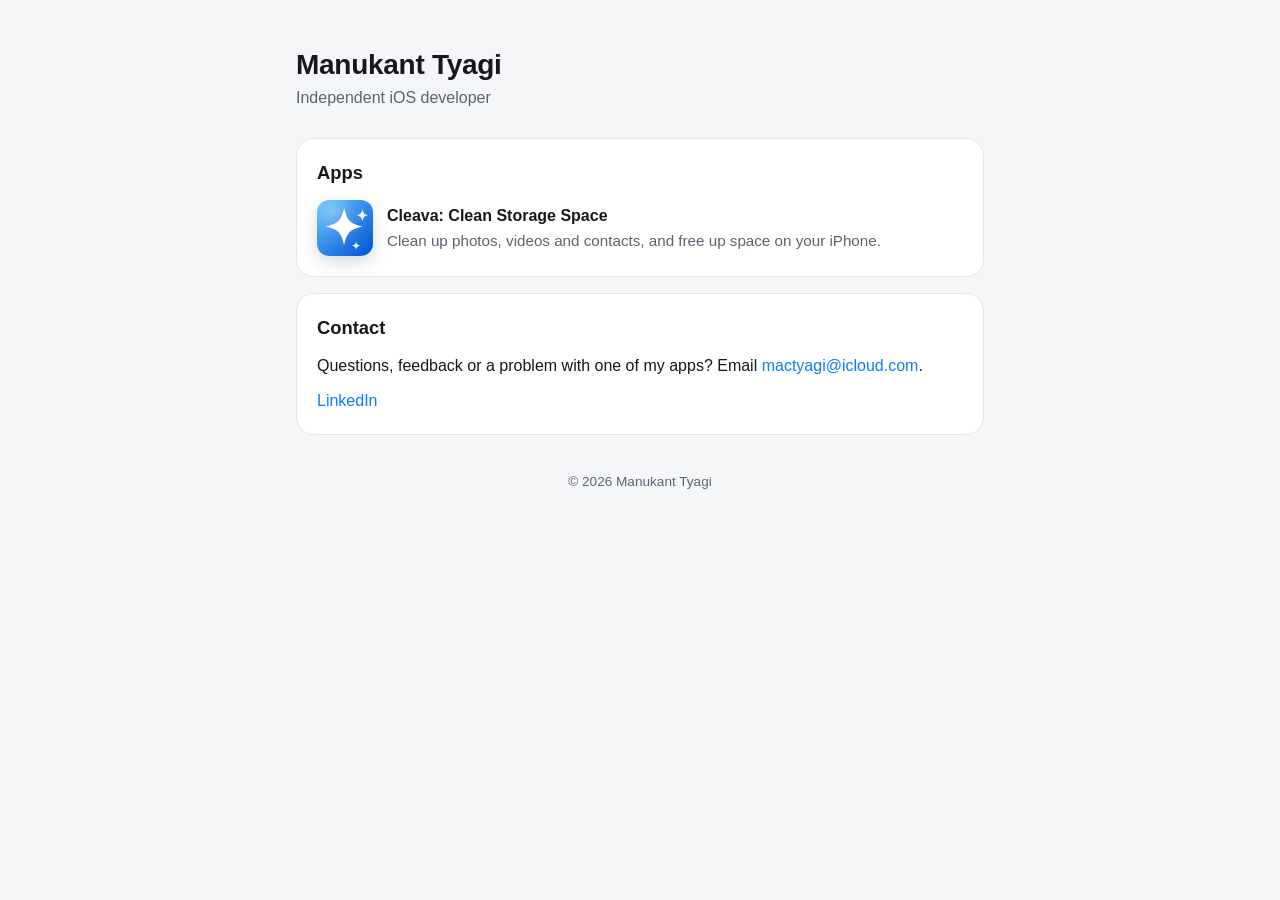
<file: index.html>
<!DOCTYPE html>
<html lang="en">
<head>
  <meta charset="utf-8">
  <meta name="viewport" content="width=device-width, initial-scale=1">
  <title>Manukant Tyagi · iOS Apps</title>
  <meta name="description" content="iOS apps by Manukant Tyagi, with support and contact details.">
  <link rel="stylesheet" href="/assets/style.css">
</head>
<body>
  <main class="page">
    <header class="hero">
      <div>
        <h1>Manukant Tyagi</h1>
        <p class="subtitle">Independent iOS developer</p>
      </div>
    </header>

    <section class="card">
      <h2>Apps</h2>
      <a class="app-row" href="/cleava/">
        <img class="app-icon small" src="/assets/cleava-icon.svg" alt="">
        <div>
          <div class="name">Cleava: Clean Storage Space</div>
          <div class="blurb">Clean up photos, videos and contacts, and free up space on your iPhone.</div>
        </div>
      </a>
    </section>

    <section class="card">
      <h2>Contact</h2>
      <p>Questions, feedback or a problem with one of my apps? Email <a href="mailto:mactyagi@icloud.com">mactyagi@icloud.com</a>.</p>
      <p><a href="https://www.linkedin.com/in/manukant-tyagi">LinkedIn</a></p>
    </section>

    <footer>© 2026 Manukant Tyagi</footer>
  </main>
</body>
</html>
</file>
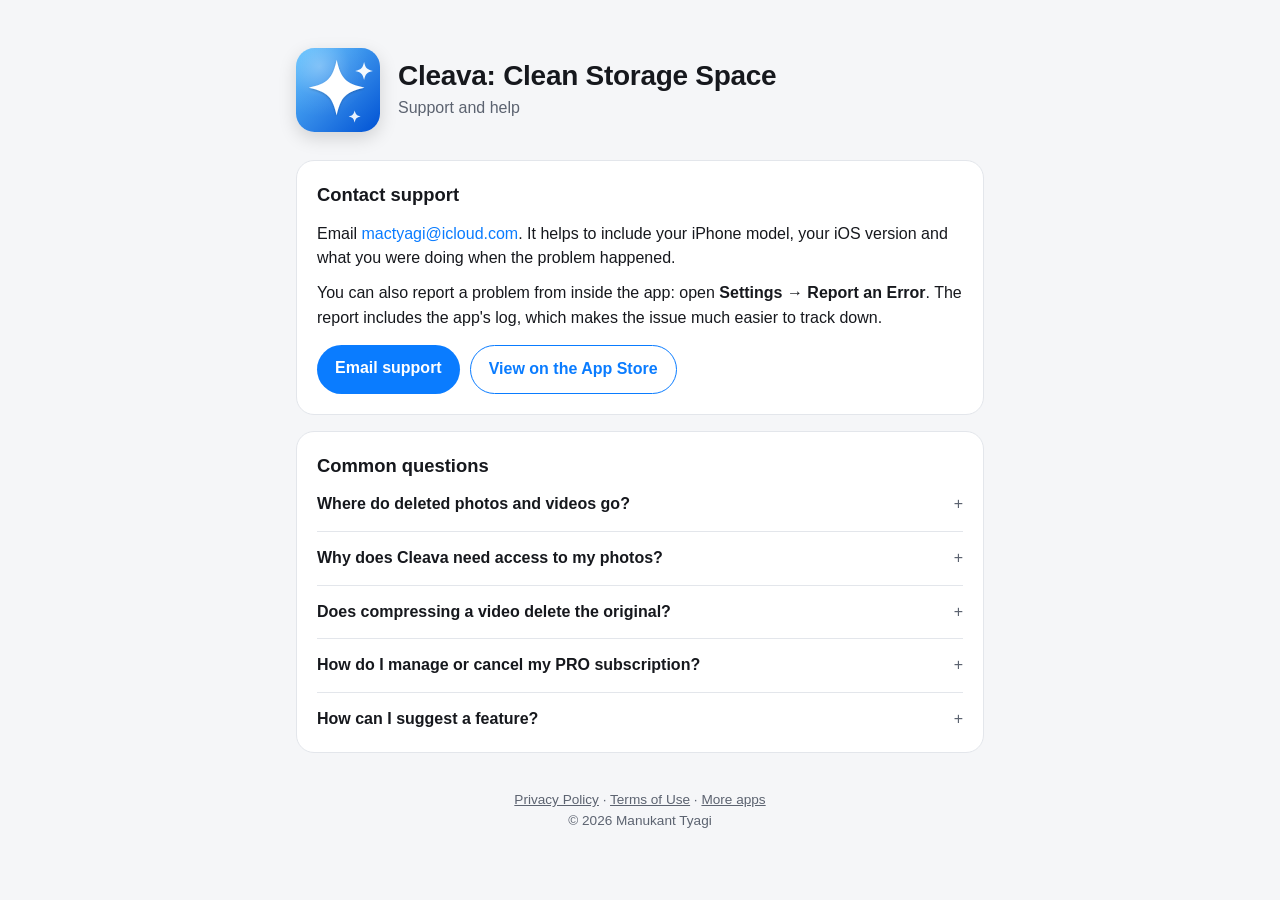
<file: cleava/index.html>
<!DOCTYPE html>
<html lang="en">
<head>
  <meta charset="utf-8">
  <meta name="viewport" content="width=device-width, initial-scale=1">
  <title>Cleava Support</title>
  <meta name="description" content="Help and contact for Cleava: Clean Storage Space on iPhone.">
  <link rel="stylesheet" href="/assets/style.css">
  <link rel="icon" href="/assets/cleava-icon.svg" type="image/svg+xml">
</head>
<body>
  <main class="page">
    <header class="hero">
      <img class="app-icon" src="/assets/cleava-icon.svg" alt="Cleava app icon">
      <div>
        <h1>Cleava: Clean Storage Space</h1>
        <p class="subtitle">Support and help</p>
      </div>
    </header>

    <section class="card">
      <h2>Contact support</h2>
      <p>Email <a href="mailto:mactyagi@icloud.com?subject=Cleava%20Support">mactyagi@icloud.com</a>. It helps to include your iPhone model, your iOS version and what you were doing when the problem happened.</p>
      <p>You can also report a problem from inside the app: open <strong>Settings → Report an Error</strong>. The report includes the app's log, which makes the issue much easier to track down.</p>
      <div class="button-row">
        <a class="button" href="mailto:mactyagi@icloud.com?subject=Cleava%20Support">Email support</a>
        <a class="button secondary" href="https://apps.apple.com/app/id6478117627">View on the App Store</a>
      </div>
    </section>

    <section class="card">
      <h2>Common questions</h2>

      <details>
        <summary>Where do deleted photos and videos go?</summary>
        <p>Anything you delete with Cleava goes to the <strong>Recently Deleted</strong> album in the Photos app and stays there for 30 days. To get something back, open Photos → Albums → Recently Deleted, then choose Recover.</p>
      </details>

      <details>
        <summary>Why does Cleava need access to my photos?</summary>
        <p>Cleava looks through your library to find duplicates, similar photos, screenshots and large videos. With limited access it can only see the photos you picked. You can change this any time in the Settings app → Cleava → Photos.</p>
      </details>

      <details>
        <summary>Does compressing a video delete the original?</summary>
        <p>No. Cleava saves the compressed video as a new copy. You then choose whether to delete the original, keep both, or drop the copy.</p>
      </details>

      <details>
        <summary>How do I manage or cancel my PRO subscription?</summary>
        <p>Subscriptions are handled by Apple. Open the Settings app, tap your name, then Subscriptions, and choose Cleava.</p>
      </details>

      <details>
        <summary>How can I suggest a feature?</summary>
        <p>Open <strong>Settings → Feature Request</strong> in the app. You can suggest a new idea or vote on ideas from other users.</p>
      </details>
    </section>

    <footer>
      <a href="/cleava/privacy/">Privacy Policy</a>
      · <a href="/cleava/terms/">Terms of Use</a>
      · <a href="/">More apps</a>
      <br>© 2026 Manukant Tyagi
    </footer>
  </main>
</body>
</html>
</file>
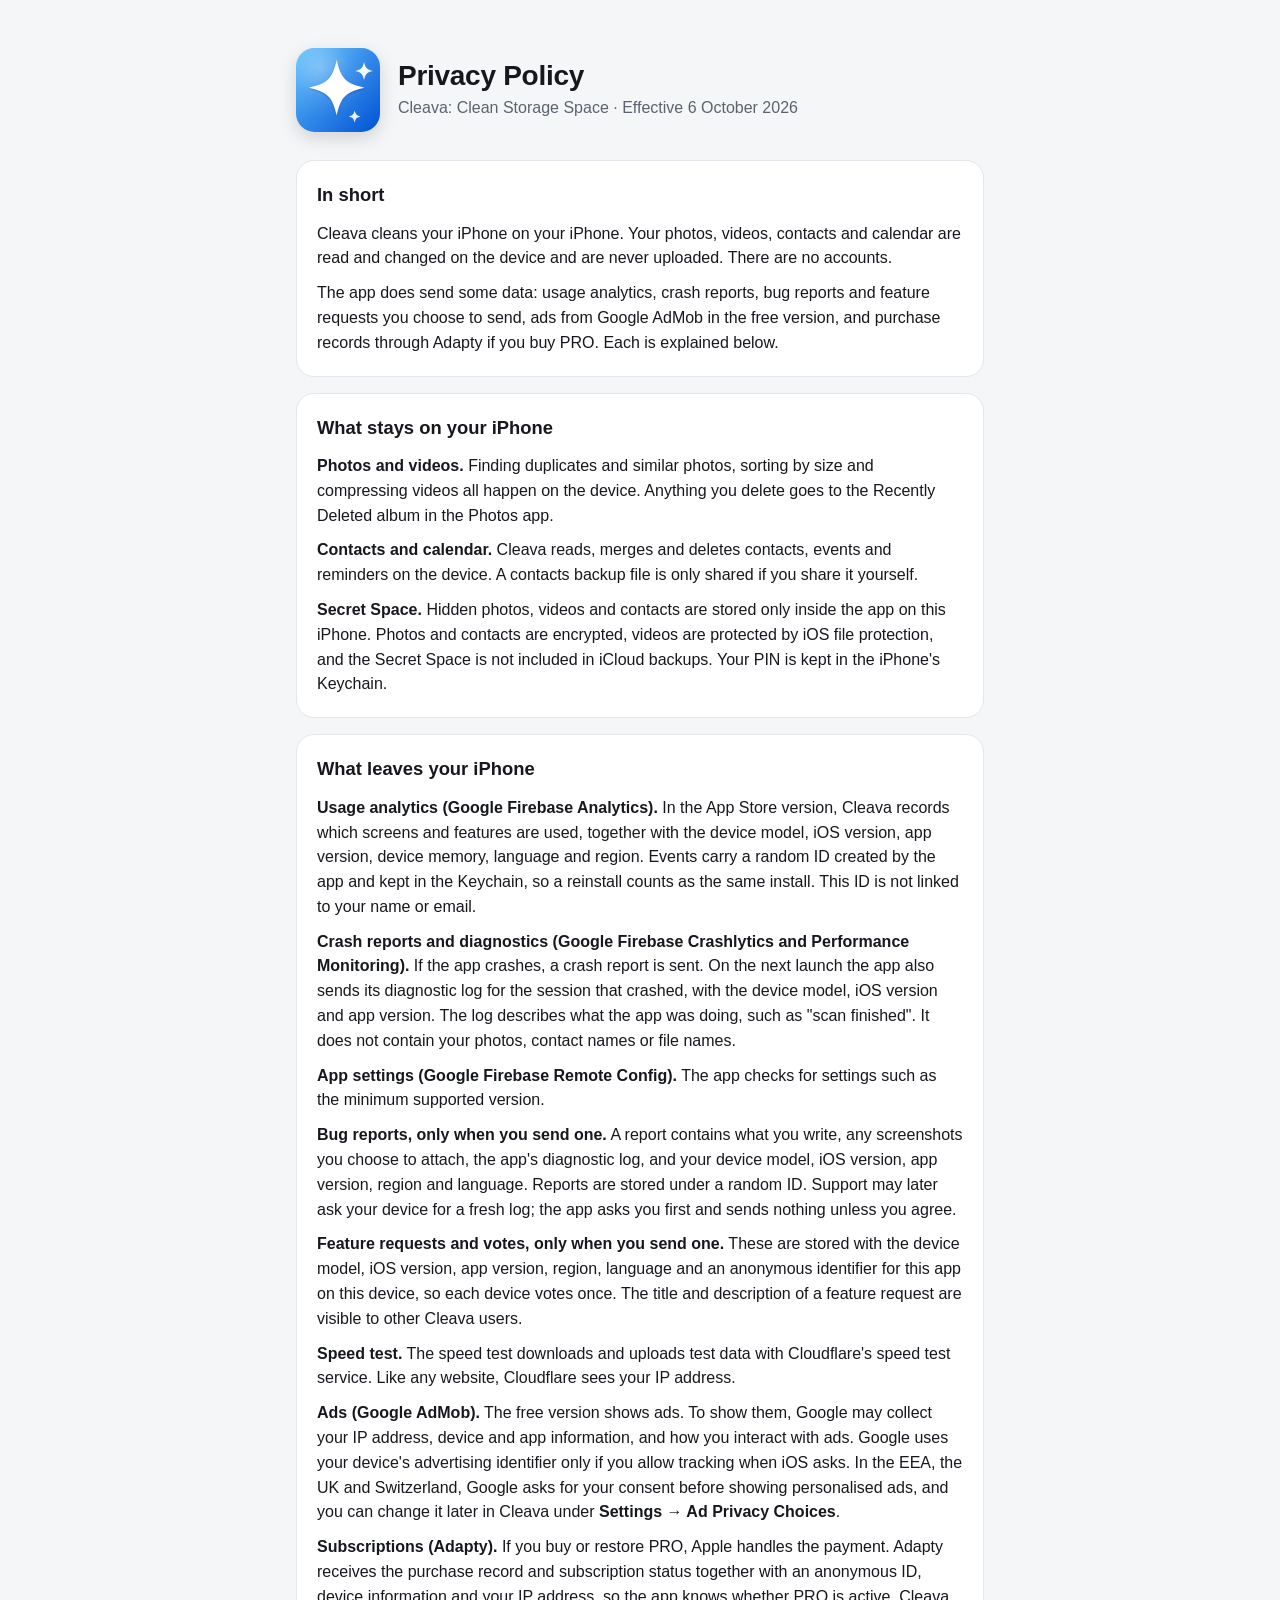
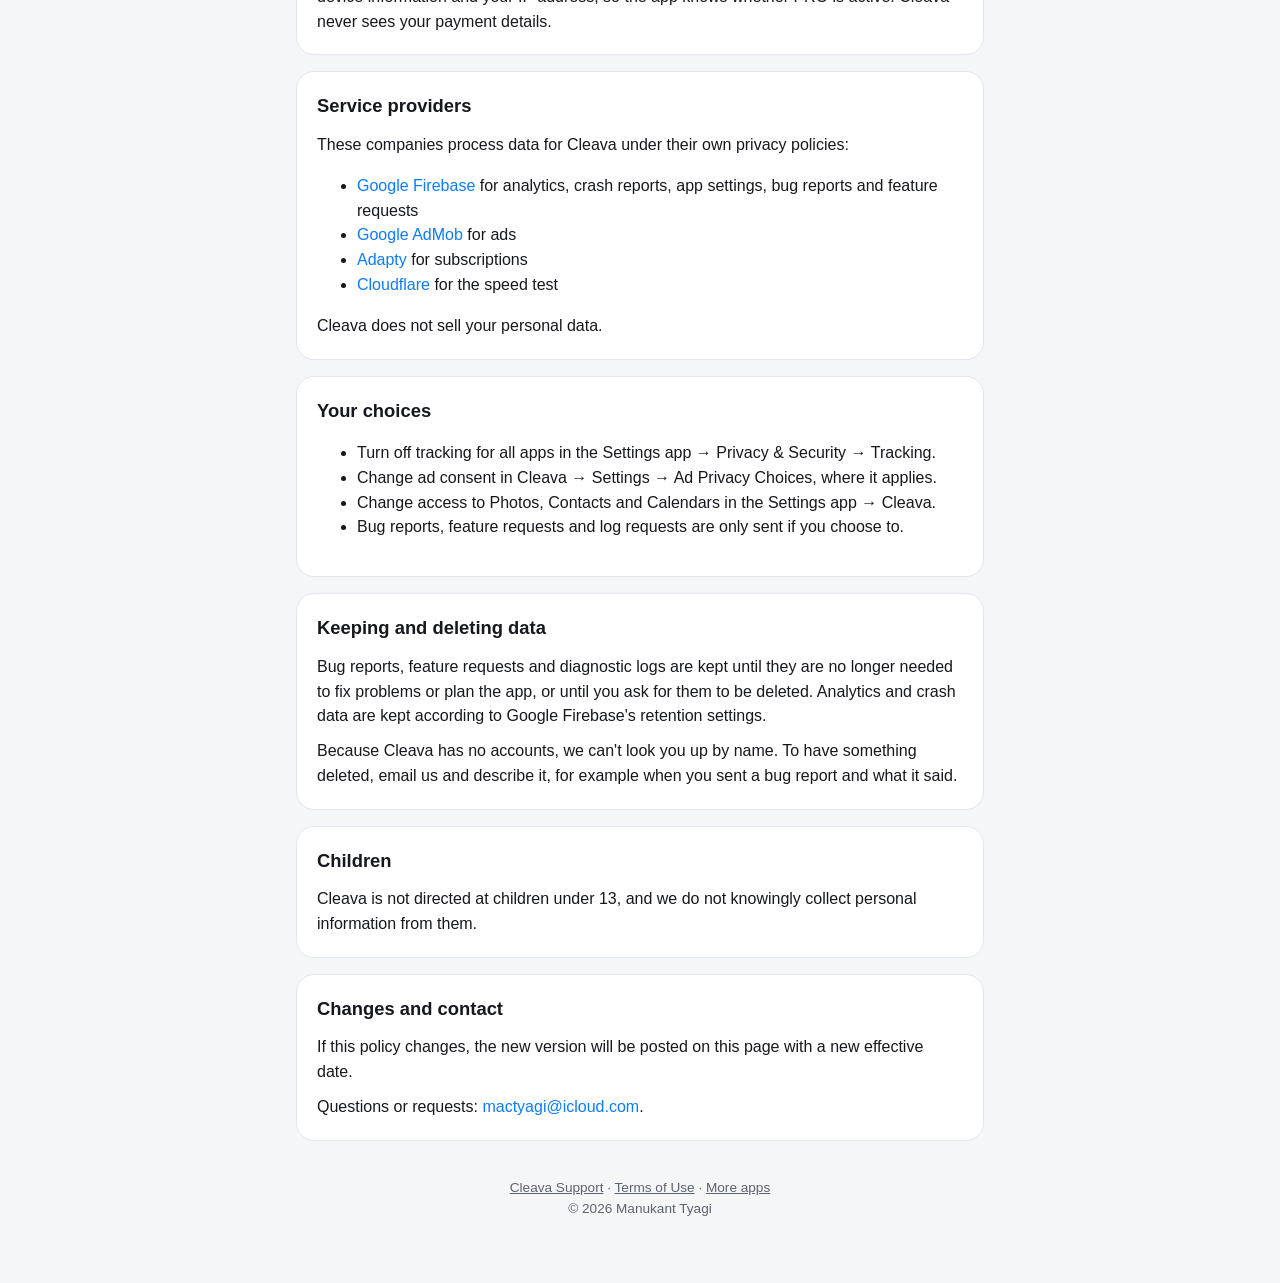
<file: cleava/privacy/index.html>
<!DOCTYPE html>
<html lang="en">
<head>
  <meta charset="utf-8">
  <meta name="viewport" content="width=device-width, initial-scale=1">
  <title>Cleava Privacy Policy</title>
  <meta name="description" content="What Cleava: Clean Storage Space keeps on your iPhone, what it sends, and why.">
  <link rel="stylesheet" href="/assets/style.css">
  <link rel="icon" href="/assets/cleava-icon.svg" type="image/svg+xml">
</head>
<body>
  <main class="page">
    <header class="hero">
      <img class="app-icon" src="/assets/cleava-icon.svg" alt="Cleava app icon">
      <div>
        <h1>Privacy Policy</h1>
        <p class="subtitle">Cleava: Clean Storage Space · Effective 6 October 2026</p>
      </div>
    </header>

    <section class="card">
      <h2>In short</h2>
      <p>Cleava cleans your iPhone on your iPhone. Your photos, videos, contacts and calendar are read and changed on the device and are never uploaded. There are no accounts.</p>
      <p>The app does send some data: usage analytics, crash reports, bug reports and feature requests you choose to send, ads from Google AdMob in the free version, and purchase records through Adapty if you buy PRO. Each is explained below.</p>
    </section>

    <section class="card">
      <h2>What stays on your iPhone</h2>
      <p><strong>Photos and videos.</strong> Finding duplicates and similar photos, sorting by size and compressing videos all happen on the device. Anything you delete goes to the Recently Deleted album in the Photos app.</p>
      <p><strong>Contacts and calendar.</strong> Cleava reads, merges and deletes contacts, events and reminders on the device. A contacts backup file is only shared if you share it yourself.</p>
      <p><strong>Secret Space.</strong> Hidden photos, videos and contacts are stored only inside the app on this iPhone. Photos and contacts are encrypted, videos are protected by iOS file protection, and the Secret Space is not included in iCloud backups. Your PIN is kept in the iPhone's Keychain.</p>
    </section>

    <section class="card">
      <h2>What leaves your iPhone</h2>

      <p><strong>Usage analytics (Google Firebase Analytics).</strong> In the App Store version, Cleava records which screens and features are used, together with the device model, iOS version, app version, device memory, language and region. Events carry a random ID created by the app and kept in the Keychain, so a reinstall counts as the same install. This ID is not linked to your name or email.</p>

      <p><strong>Crash reports and diagnostics (Google Firebase Crashlytics and Performance Monitoring).</strong> If the app crashes, a crash report is sent. On the next launch the app also sends its diagnostic log for the session that crashed, with the device model, iOS version and app version. The log describes what the app was doing, such as "scan finished". It does not contain your photos, contact names or file names.</p>

      <p><strong>App settings (Google Firebase Remote Config).</strong> The app checks for settings such as the minimum supported version.</p>

      <p><strong>Bug reports, only when you send one.</strong> A report contains what you write, any screenshots you choose to attach, the app's diagnostic log, and your device model, iOS version, app version, region and language. Reports are stored under a random ID. Support may later ask your device for a fresh log; the app asks you first and sends nothing unless you agree.</p>

      <p><strong>Feature requests and votes, only when you send one.</strong> These are stored with the device model, iOS version, app version, region, language and an anonymous identifier for this app on this device, so each device votes once. The title and description of a feature request are visible to other Cleava users.</p>

      <p><strong>Speed test.</strong> The speed test downloads and uploads test data with Cloudflare's speed test service. Like any website, Cloudflare sees your IP address.</p>

      <p><strong>Ads (Google AdMob).</strong> The free version shows ads. To show them, Google may collect your IP address, device and app information, and how you interact with ads. Google uses your device's advertising identifier only if you allow tracking when iOS asks. In the EEA, the UK and Switzerland, Google asks for your consent before showing personalised ads, and you can change it later in Cleava under <strong>Settings → Ad Privacy Choices</strong>.</p>

      <p><strong>Subscriptions (Adapty).</strong> If you buy or restore PRO, Apple handles the payment. Adapty receives the purchase record and subscription status together with an anonymous ID, device information and your IP address, so the app knows whether PRO is active. Cleava never sees your payment details.</p>
    </section>

    <section class="card">
      <h2>Service providers</h2>
      <p>These companies process data for Cleava under their own privacy policies:</p>
      <ul>
        <li><a href="https://firebase.google.com/support/privacy">Google Firebase</a> for analytics, crash reports, app settings, bug reports and feature requests</li>
        <li><a href="https://policies.google.com/technologies/partner-sites">Google AdMob</a> for ads</li>
        <li><a href="https://adapty.io/privacy">Adapty</a> for subscriptions</li>
        <li><a href="https://www.cloudflare.com/privacypolicy/">Cloudflare</a> for the speed test</li>
      </ul>
      <p>Cleava does not sell your personal data.</p>
    </section>

    <section class="card">
      <h2>Your choices</h2>
      <ul>
        <li>Turn off tracking for all apps in the Settings app → Privacy &amp; Security → Tracking.</li>
        <li>Change ad consent in Cleava → Settings → Ad Privacy Choices, where it applies.</li>
        <li>Change access to Photos, Contacts and Calendars in the Settings app → Cleava.</li>
        <li>Bug reports, feature requests and log requests are only sent if you choose to.</li>
      </ul>
    </section>

    <section class="card">
      <h2>Keeping and deleting data</h2>
      <p>Bug reports, feature requests and diagnostic logs are kept until they are no longer needed to fix problems or plan the app, or until you ask for them to be deleted. Analytics and crash data are kept according to Google Firebase's retention settings.</p>
      <p>Because Cleava has no accounts, we can't look you up by name. To have something deleted, email us and describe it, for example when you sent a bug report and what it said.</p>
    </section>

    <section class="card">
      <h2>Children</h2>
      <p>Cleava is not directed at children under 13, and we do not knowingly collect personal information from them.</p>
    </section>

    <section class="card">
      <h2>Changes and contact</h2>
      <p>If this policy changes, the new version will be posted on this page with a new effective date.</p>
      <p>Questions or requests: <a href="mailto:mactyagi@icloud.com?subject=Cleava%20Privacy">mactyagi@icloud.com</a>.</p>
    </section>

    <footer>
      <a href="/cleava/">Cleava Support</a>
      · <a href="/cleava/terms/">Terms of Use</a>
      · <a href="/">More apps</a>
      <br>© 2026 Manukant Tyagi
    </footer>
  </main>
</body>
</html>
</file>
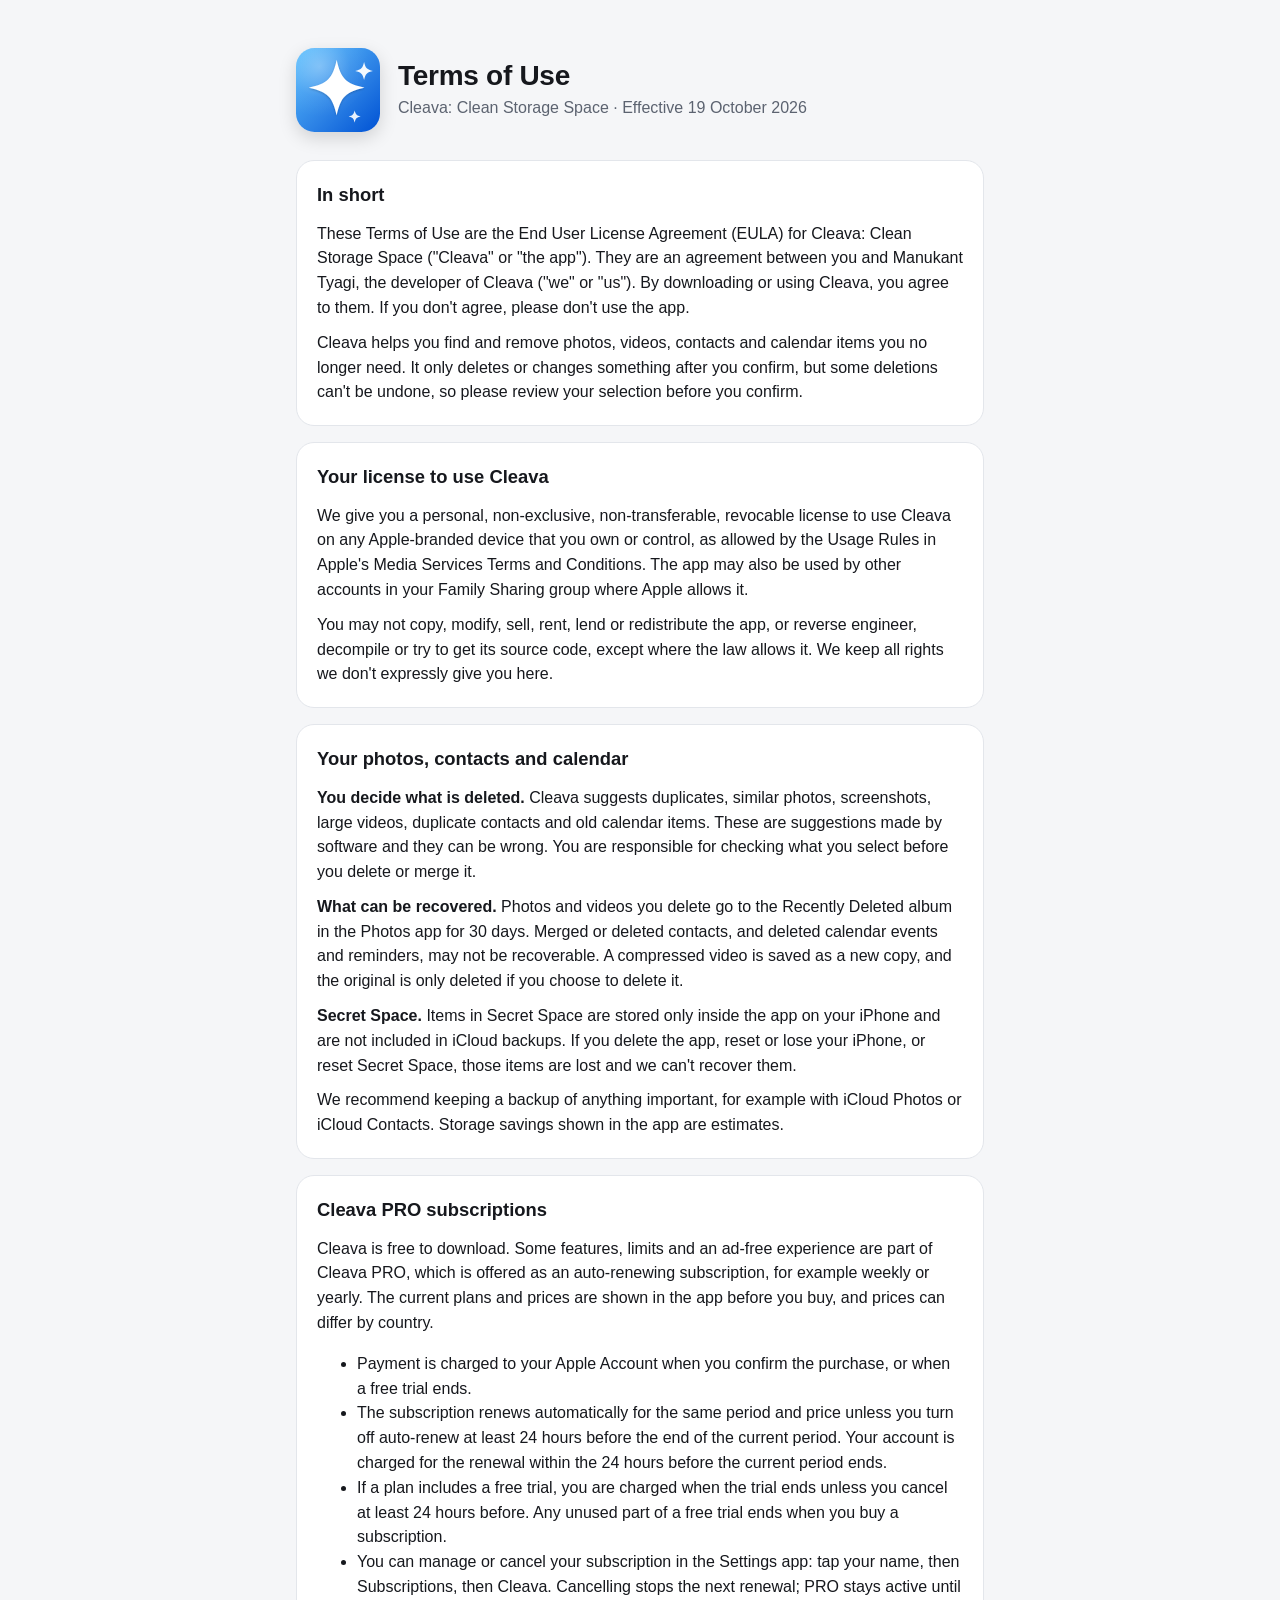
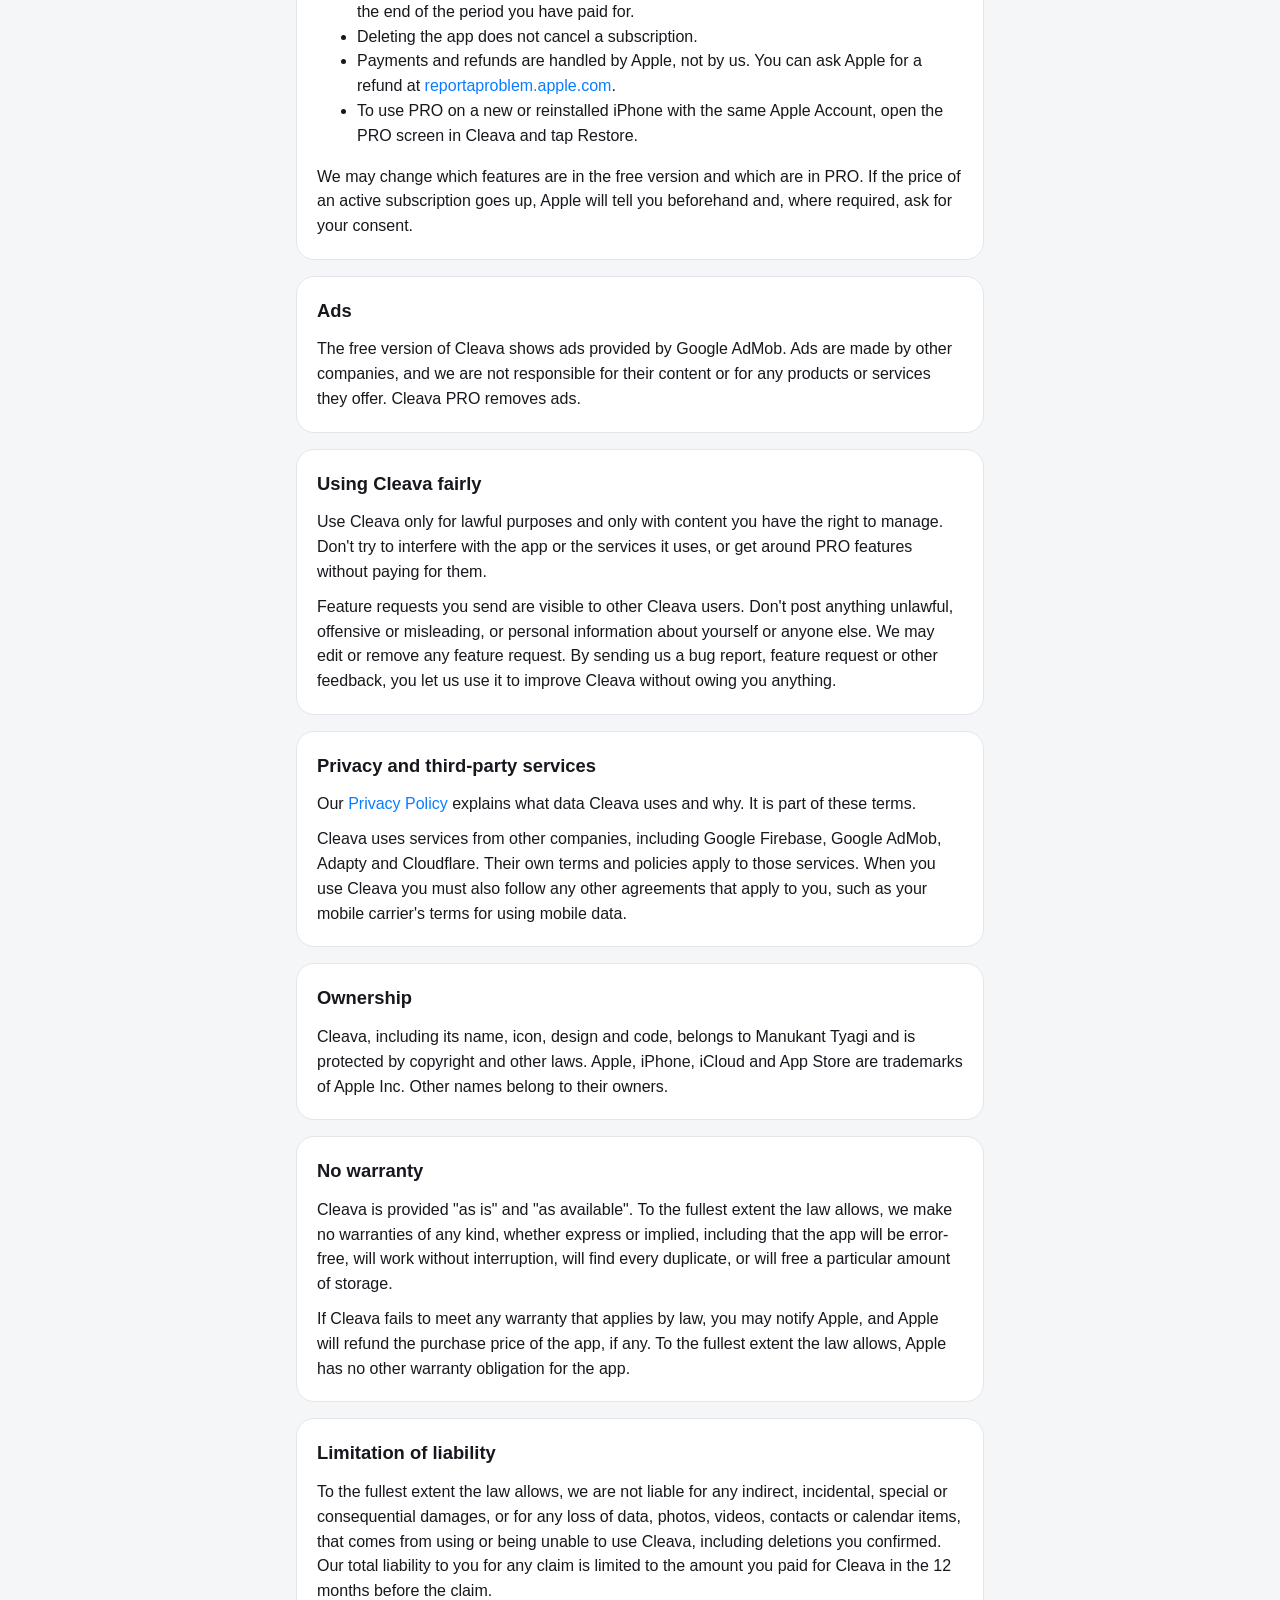
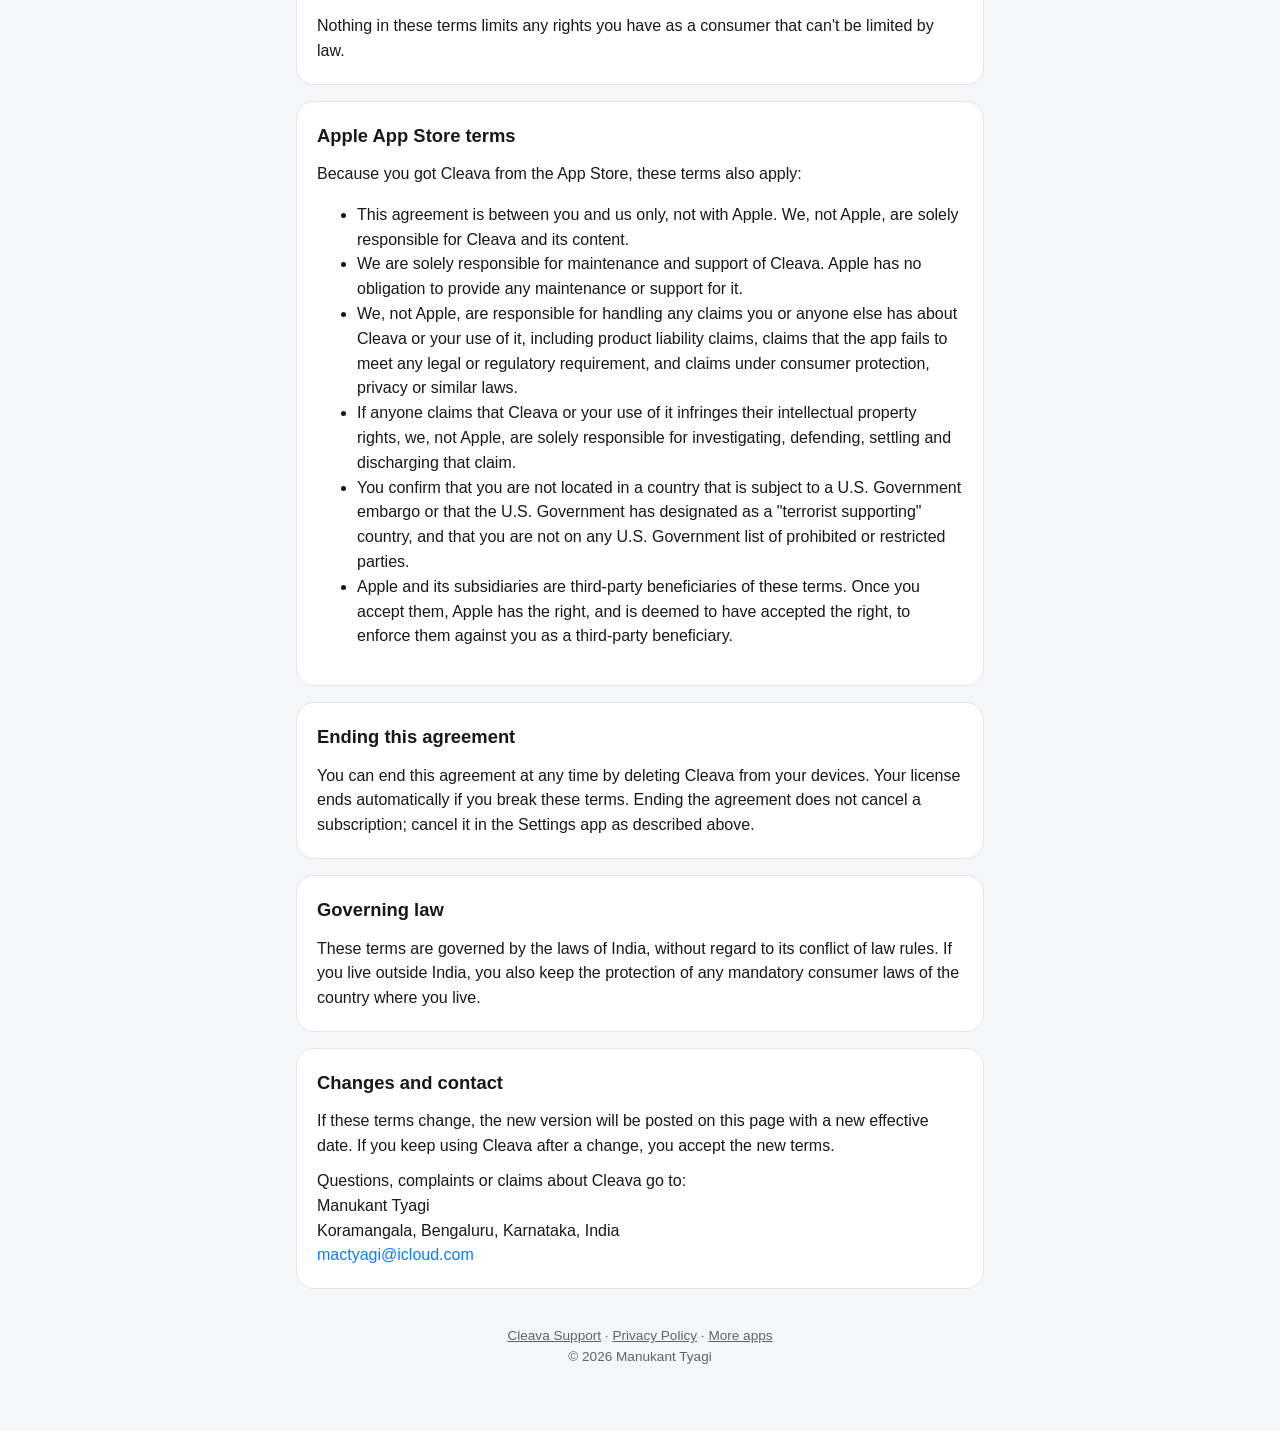
<file: cleava/terms/index.html>
<!DOCTYPE html>
<html lang="en">
<head>
  <meta charset="utf-8">
  <meta name="viewport" content="width=device-width, initial-scale=1">
  <title>Cleava Terms of Use</title>
  <meta name="description" content="The terms and end user license agreement for Cleava: Clean Storage Space, including PRO subscriptions.">
  <link rel="stylesheet" href="/assets/style.css">
  <link rel="icon" href="/assets/cleava-icon.svg" type="image/svg+xml">
</head>
<body>
  <main class="page">
    <header class="hero">
      <img class="app-icon" src="/assets/cleava-icon.svg" alt="Cleava app icon">
      <div>
        <h1>Terms of Use</h1>
        <p class="subtitle">Cleava: Clean Storage Space · Effective 19 October 2026</p>
      </div>
    </header>

    <section class="card">
      <h2>In short</h2>
      <p>These Terms of Use are the End User License Agreement (EULA) for Cleava: Clean Storage Space ("Cleava" or "the app"). They are an agreement between you and Manukant Tyagi, the developer of Cleava ("we" or "us"). By downloading or using Cleava, you agree to them. If you don't agree, please don't use the app.</p>
      <p>Cleava helps you find and remove photos, videos, contacts and calendar items you no longer need. It only deletes or changes something after you confirm, but some deletions can't be undone, so please review your selection before you confirm.</p>
    </section>

    <section class="card">
      <h2>Your license to use Cleava</h2>
      <p>We give you a personal, non-exclusive, non-transferable, revocable license to use Cleava on any Apple-branded device that you own or control, as allowed by the Usage Rules in Apple's Media Services Terms and Conditions. The app may also be used by other accounts in your Family Sharing group where Apple allows it.</p>
      <p>You may not copy, modify, sell, rent, lend or redistribute the app, or reverse engineer, decompile or try to get its source code, except where the law allows it. We keep all rights we don't expressly give you here.</p>
    </section>

    <section class="card">
      <h2>Your photos, contacts and calendar</h2>
      <p><strong>You decide what is deleted.</strong> Cleava suggests duplicates, similar photos, screenshots, large videos, duplicate contacts and old calendar items. These are suggestions made by software and they can be wrong. You are responsible for checking what you select before you delete or merge it.</p>
      <p><strong>What can be recovered.</strong> Photos and videos you delete go to the Recently Deleted album in the Photos app for 30 days. Merged or deleted contacts, and deleted calendar events and reminders, may not be recoverable. A compressed video is saved as a new copy, and the original is only deleted if you choose to delete it.</p>
      <p><strong>Secret Space.</strong> Items in Secret Space are stored only inside the app on your iPhone and are not included in iCloud backups. If you delete the app, reset or lose your iPhone, or reset Secret Space, those items are lost and we can't recover them.</p>
      <p>We recommend keeping a backup of anything important, for example with iCloud Photos or iCloud Contacts. Storage savings shown in the app are estimates.</p>
    </section>

    <section class="card">
      <h2>Cleava PRO subscriptions</h2>
      <p>Cleava is free to download. Some features, limits and an ad-free experience are part of Cleava PRO, which is offered as an auto-renewing subscription, for example weekly or yearly. The current plans and prices are shown in the app before you buy, and prices can differ by country.</p>
      <ul>
        <li>Payment is charged to your Apple Account when you confirm the purchase, or when a free trial ends.</li>
        <li>The subscription renews automatically for the same period and price unless you turn off auto-renew at least 24 hours before the end of the current period. Your account is charged for the renewal within the 24 hours before the current period ends.</li>
        <li>If a plan includes a free trial, you are charged when the trial ends unless you cancel at least 24 hours before. Any unused part of a free trial ends when you buy a subscription.</li>
        <li>You can manage or cancel your subscription in the Settings app: tap your name, then Subscriptions, then Cleava. Cancelling stops the next renewal; PRO stays active until the end of the period you have paid for.</li>
        <li>Deleting the app does not cancel a subscription.</li>
        <li>Payments and refunds are handled by Apple, not by us. You can ask Apple for a refund at <a href="https://reportaproblem.apple.com">reportaproblem.apple.com</a>.</li>
        <li>To use PRO on a new or reinstalled iPhone with the same Apple Account, open the PRO screen in Cleava and tap Restore.</li>
      </ul>
      <p>We may change which features are in the free version and which are in PRO. If the price of an active subscription goes up, Apple will tell you beforehand and, where required, ask for your consent.</p>
    </section>

    <section class="card">
      <h2>Ads</h2>
      <p>The free version of Cleava shows ads provided by Google AdMob. Ads are made by other companies, and we are not responsible for their content or for any products or services they offer. Cleava PRO removes ads.</p>
    </section>

    <section class="card">
      <h2>Using Cleava fairly</h2>
      <p>Use Cleava only for lawful purposes and only with content you have the right to manage. Don't try to interfere with the app or the services it uses, or get around PRO features without paying for them.</p>
      <p>Feature requests you send are visible to other Cleava users. Don't post anything unlawful, offensive or misleading, or personal information about yourself or anyone else. We may edit or remove any feature request. By sending us a bug report, feature request or other feedback, you let us use it to improve Cleava without owing you anything.</p>
    </section>

    <section class="card">
      <h2>Privacy and third-party services</h2>
      <p>Our <a href="/cleava/privacy/">Privacy Policy</a> explains what data Cleava uses and why. It is part of these terms.</p>
      <p>Cleava uses services from other companies, including Google Firebase, Google AdMob, Adapty and Cloudflare. Their own terms and policies apply to those services. When you use Cleava you must also follow any other agreements that apply to you, such as your mobile carrier's terms for using mobile data.</p>
    </section>

    <section class="card">
      <h2>Ownership</h2>
      <p>Cleava, including its name, icon, design and code, belongs to Manukant Tyagi and is protected by copyright and other laws. Apple, iPhone, iCloud and App Store are trademarks of Apple Inc. Other names belong to their owners.</p>
    </section>

    <section class="card">
      <h2>No warranty</h2>
      <p>Cleava is provided "as is" and "as available". To the fullest extent the law allows, we make no warranties of any kind, whether express or implied, including that the app will be error-free, will work without interruption, will find every duplicate, or will free a particular amount of storage.</p>
      <p>If Cleava fails to meet any warranty that applies by law, you may notify Apple, and Apple will refund the purchase price of the app, if any. To the fullest extent the law allows, Apple has no other warranty obligation for the app.</p>
    </section>

    <section class="card">
      <h2>Limitation of liability</h2>
      <p>To the fullest extent the law allows, we are not liable for any indirect, incidental, special or consequential damages, or for any loss of data, photos, videos, contacts or calendar items, that comes from using or being unable to use Cleava, including deletions you confirmed. Our total liability to you for any claim is limited to the amount you paid for Cleava in the 12 months before the claim.</p>
      <p>Nothing in these terms limits any rights you have as a consumer that can't be limited by law.</p>
    </section>

    <section class="card">
      <h2>Apple App Store terms</h2>
      <p>Because you got Cleava from the App Store, these terms also apply:</p>
      <ul>
        <li>This agreement is between you and us only, not with Apple. We, not Apple, are solely responsible for Cleava and its content.</li>
        <li>We are solely responsible for maintenance and support of Cleava. Apple has no obligation to provide any maintenance or support for it.</li>
        <li>We, not Apple, are responsible for handling any claims you or anyone else has about Cleava or your use of it, including product liability claims, claims that the app fails to meet any legal or regulatory requirement, and claims under consumer protection, privacy or similar laws.</li>
        <li>If anyone claims that Cleava or your use of it infringes their intellectual property rights, we, not Apple, are solely responsible for investigating, defending, settling and discharging that claim.</li>
        <li>You confirm that you are not located in a country that is subject to a U.S. Government embargo or that the U.S. Government has designated as a "terrorist supporting" country, and that you are not on any U.S. Government list of prohibited or restricted parties.</li>
        <li>Apple and its subsidiaries are third-party beneficiaries of these terms. Once you accept them, Apple has the right, and is deemed to have accepted the right, to enforce them against you as a third-party beneficiary.</li>
      </ul>
    </section>

    <section class="card">
      <h2>Ending this agreement</h2>
      <p>You can end this agreement at any time by deleting Cleava from your devices. Your license ends automatically if you break these terms. Ending the agreement does not cancel a subscription; cancel it in the Settings app as described above.</p>
    </section>

    <section class="card">
      <h2>Governing law</h2>
      <p>These terms are governed by the laws of India, without regard to its conflict of law rules. If you live outside India, you also keep the protection of any mandatory consumer laws of the country where you live.</p>
    </section>

    <section class="card">
      <h2>Changes and contact</h2>
      <p>If these terms change, the new version will be posted on this page with a new effective date. If you keep using Cleava after a change, you accept the new terms.</p>
      <p>Questions, complaints or claims about Cleava go to:<br>
        Manukant Tyagi<br>
        Koramangala, Bengaluru, Karnataka, India<br>
        <a href="mailto:mactyagi@icloud.com?subject=Cleava%20Terms">mactyagi@icloud.com</a></p>
    </section>

    <footer>
      <a href="/cleava/">Cleava Support</a>
      · <a href="/cleava/privacy/">Privacy Policy</a>
      · <a href="/">More apps</a>
      <br>© 2026 Manukant Tyagi
    </footer>
  </main>
</body>
</html>
</file>
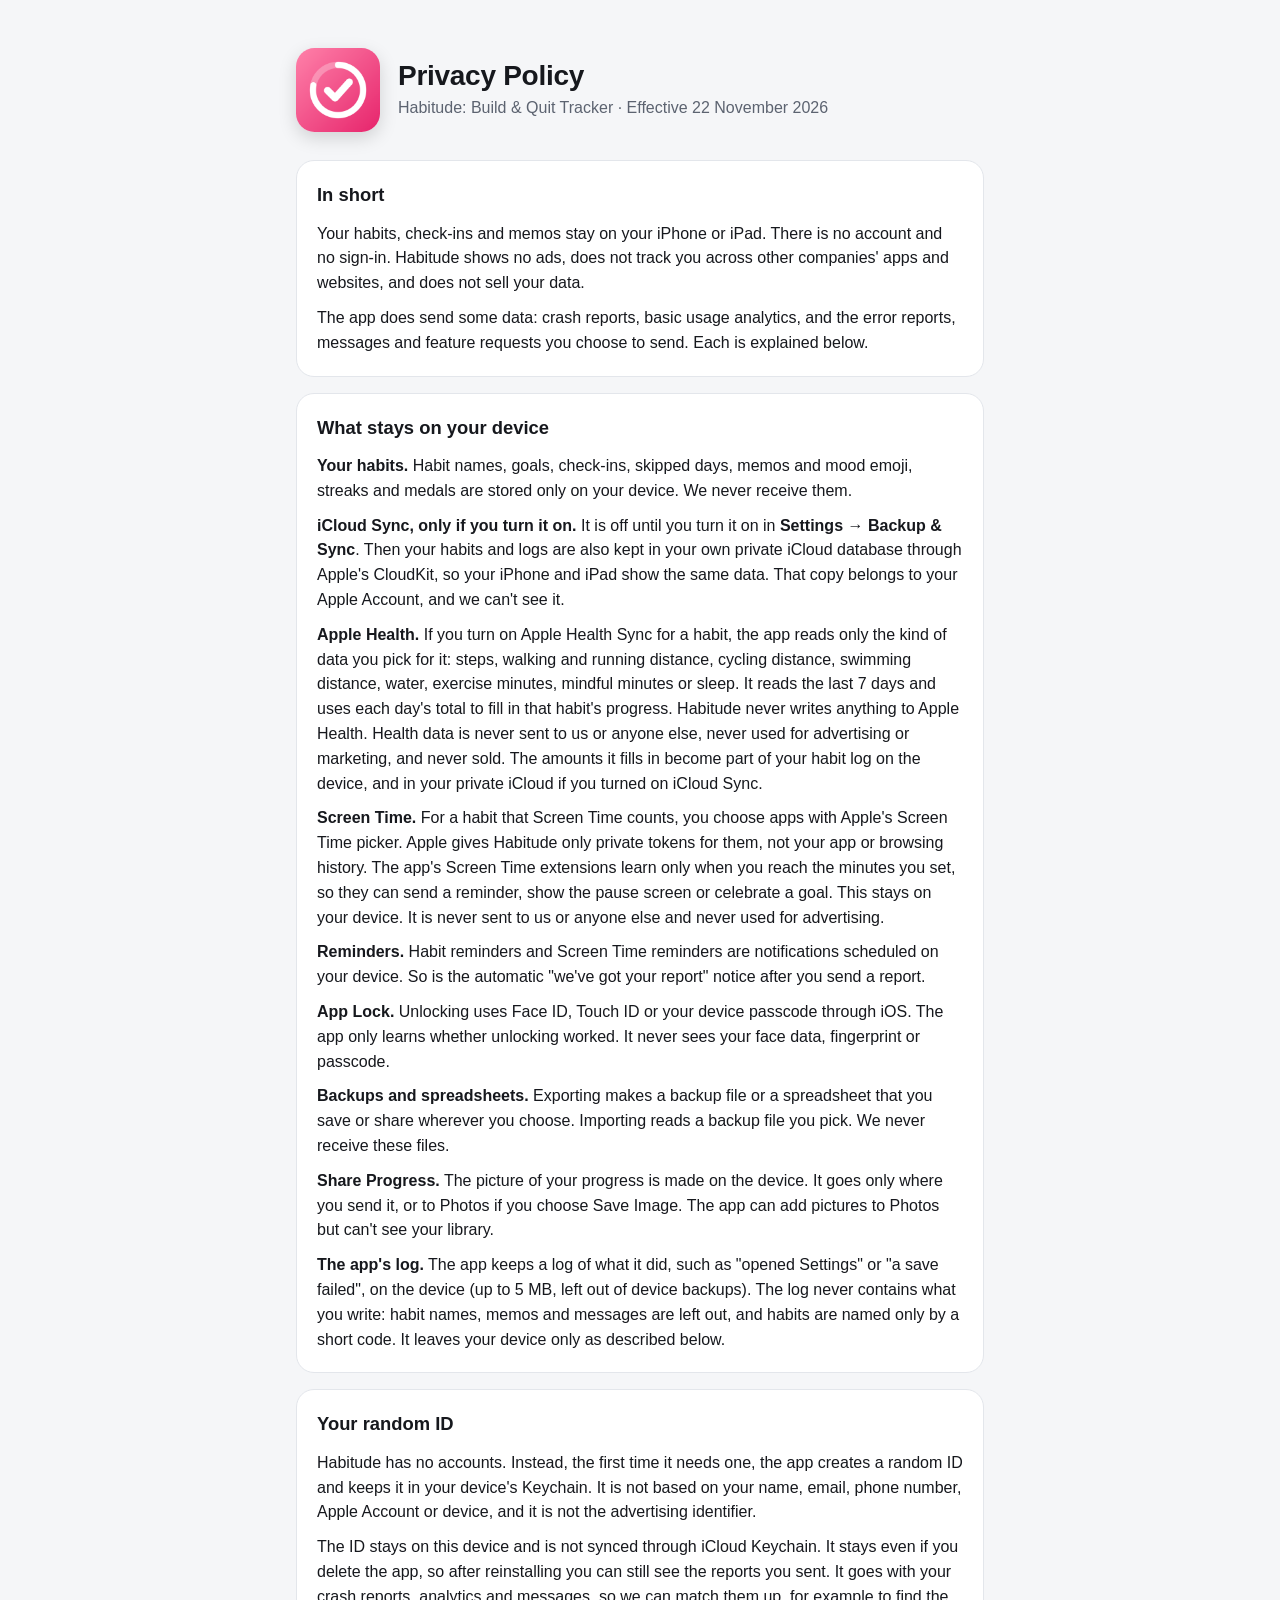
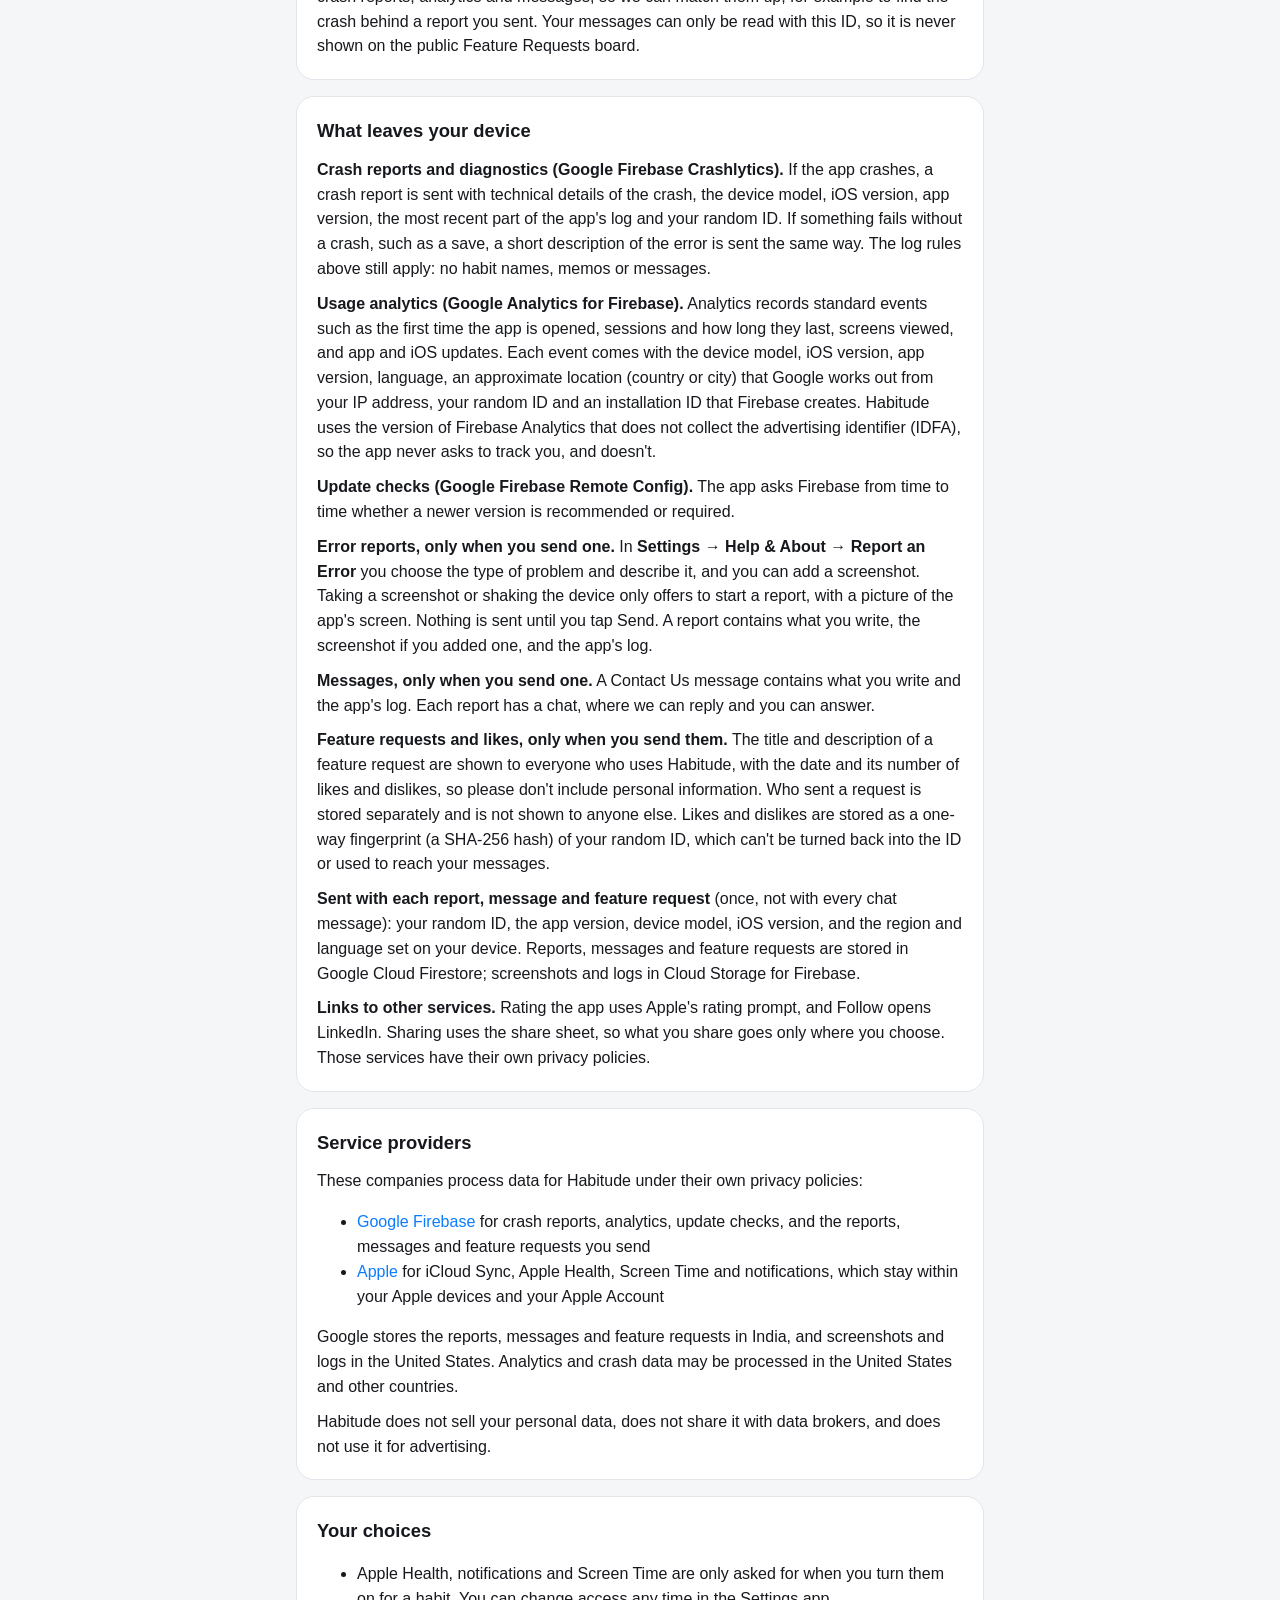
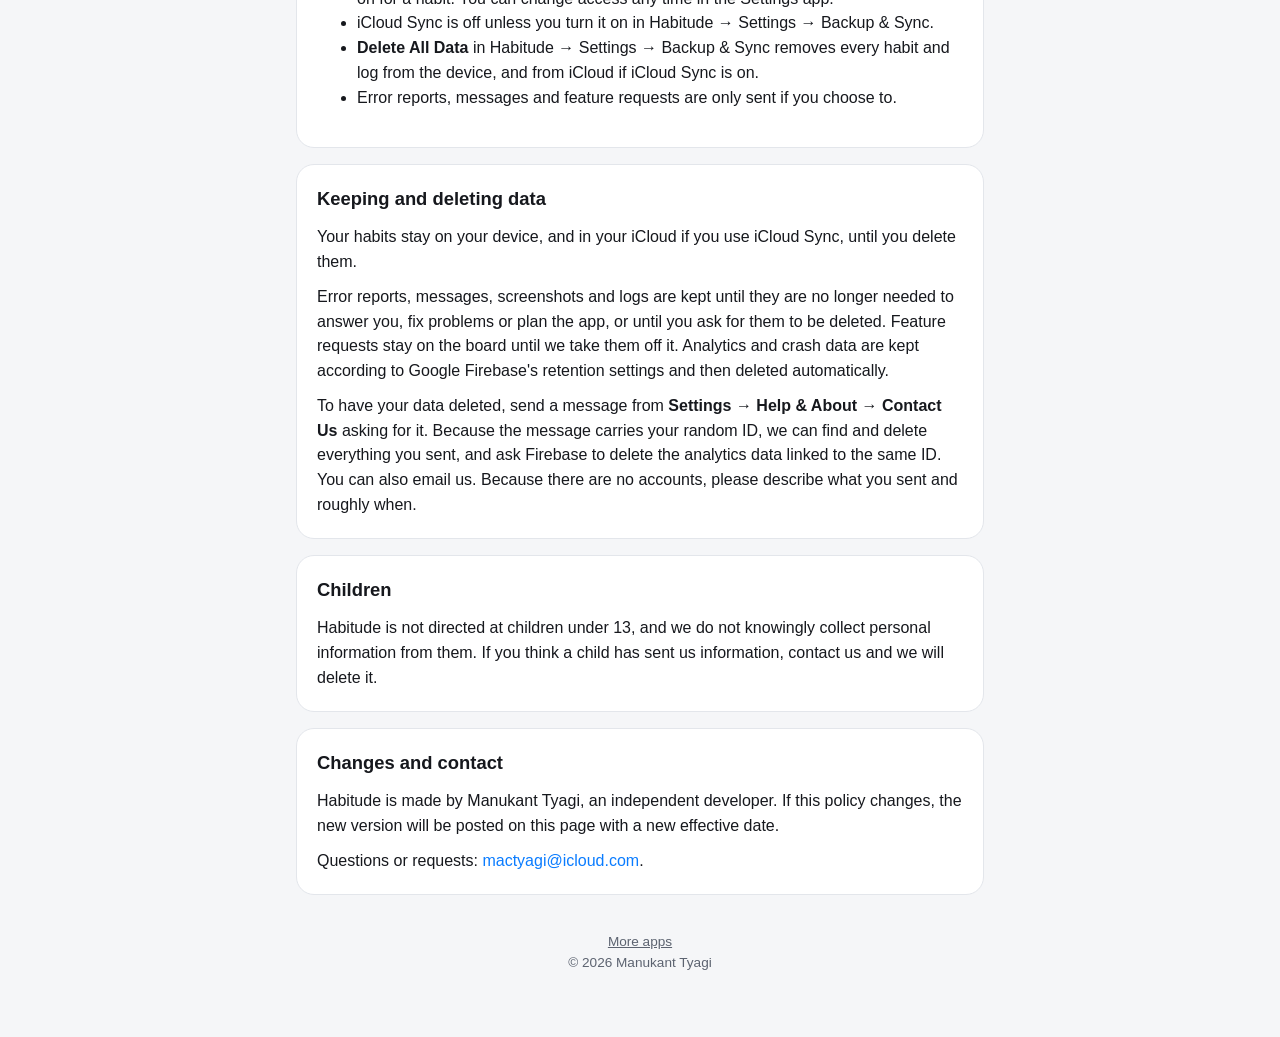
<file: habit-tracker/privacy/index.html>
<!DOCTYPE html>
<html lang="en">
<head>
  <meta charset="utf-8">
  <meta name="viewport" content="width=device-width, initial-scale=1">
  <title>Habitude Privacy Policy</title>
  <meta name="description" content="What Habitude keeps on your iPhone and iPad, what it sends, and why.">
  <link rel="stylesheet" href="/assets/style.css">
  <link rel="icon" href="/assets/habit-tracker-icon.png" type="image/png">
  <link rel="apple-touch-icon" href="/assets/habit-tracker-icon.png">
</head>
<body>
  <main class="page">
    <header class="hero">
      <img class="app-icon" src="/assets/habit-tracker-icon.png" alt="Habitude app icon">
      <div>
        <h1>Privacy Policy</h1>
        <p class="subtitle">Habitude: Build &amp; Quit Tracker · Effective 22 November 2026</p>
      </div>
    </header>

    <section class="card">
      <h2>In short</h2>
      <p>Your habits, check-ins and memos stay on your iPhone or iPad. There is no account and no sign-in. Habitude shows no ads, does not track you across other companies' apps and websites, and does not sell your data.</p>
      <p>The app does send some data: crash reports, basic usage analytics, and the error reports, messages and feature requests you choose to send. Each is explained below.</p>
    </section>

    <section class="card">
      <h2>What stays on your device</h2>

      <p><strong>Your habits.</strong> Habit names, goals, check-ins, skipped days, memos and mood emoji, streaks and medals are stored only on your device. We never receive them.</p>

      <p><strong>iCloud Sync, only if you turn it on.</strong> It is off until you turn it on in <strong>Settings → Backup &amp; Sync</strong>. Then your habits and logs are also kept in your own private iCloud database through Apple's CloudKit, so your iPhone and iPad show the same data. That copy belongs to your Apple Account, and we can't see it.</p>

      <p><strong>Apple Health.</strong> If you turn on Apple Health Sync for a habit, the app reads only the kind of data you pick for it: steps, walking and running distance, cycling distance, swimming distance, water, exercise minutes, mindful minutes or sleep. It reads the last 7 days and uses each day's total to fill in that habit's progress. Habitude never writes anything to Apple Health. Health data is never sent to us or anyone else, never used for advertising or marketing, and never sold. The amounts it fills in become part of your habit log on the device, and in your private iCloud if you turned on iCloud Sync.</p>

      <p><strong>Screen Time.</strong> For a habit that Screen Time counts, you choose apps with Apple's Screen Time picker. Apple gives Habitude only private tokens for them, not your app or browsing history. The app's Screen Time extensions learn only when you reach the minutes you set, so they can send a reminder, show the pause screen or celebrate a goal. This stays on your device. It is never sent to us or anyone else and never used for advertising.</p>

      <p><strong>Reminders.</strong> Habit reminders and Screen Time reminders are notifications scheduled on your device. So is the automatic "we've got your report" notice after you send a report.</p>

      <p><strong>App Lock.</strong> Unlocking uses Face ID, Touch ID or your device passcode through iOS. The app only learns whether unlocking worked. It never sees your face data, fingerprint or passcode.</p>

      <p><strong>Backups and spreadsheets.</strong> Exporting makes a backup file or a spreadsheet that you save or share wherever you choose. Importing reads a backup file you pick. We never receive these files.</p>

      <p><strong>Share Progress.</strong> The picture of your progress is made on the device. It goes only where you send it, or to Photos if you choose Save Image. The app can add pictures to Photos but can't see your library.</p>

      <p><strong>The app's log.</strong> The app keeps a log of what it did, such as "opened Settings" or "a save failed", on the device (up to 5 MB, left out of device backups). The log never contains what you write: habit names, memos and messages are left out, and habits are named only by a short code. It leaves your device only as described below.</p>
    </section>

    <section class="card">
      <h2>Your random ID</h2>
      <p>Habitude has no accounts. Instead, the first time it needs one, the app creates a random ID and keeps it in your device's Keychain. It is not based on your name, email, phone number, Apple Account or device, and it is not the advertising identifier.</p>
      <p>The ID stays on this device and is not synced through iCloud Keychain. It stays even if you delete the app, so after reinstalling you can still see the reports you sent. It goes with your crash reports, analytics and messages, so we can match them up, for example to find the crash behind a report you sent. Your messages can only be read with this ID, so it is never shown on the public Feature Requests board.</p>
    </section>

    <section class="card">
      <h2>What leaves your device</h2>

      <p><strong>Crash reports and diagnostics (Google Firebase Crashlytics).</strong> If the app crashes, a crash report is sent with technical details of the crash, the device model, iOS version, app version, the most recent part of the app's log and your random ID. If something fails without a crash, such as a save, a short description of the error is sent the same way. The log rules above still apply: no habit names, memos or messages.</p>

      <p><strong>Usage analytics (Google Analytics for Firebase).</strong> Analytics records standard events such as the first time the app is opened, sessions and how long they last, screens viewed, and app and iOS updates. Each event comes with the device model, iOS version, app version, language, an approximate location (country or city) that Google works out from your IP address, your random ID and an installation ID that Firebase creates. Habitude uses the version of Firebase Analytics that does not collect the advertising identifier (IDFA), so the app never asks to track you, and doesn't.</p>

      <p><strong>Update checks (Google Firebase Remote Config).</strong> The app asks Firebase from time to time whether a newer version is recommended or required.</p>

      <p><strong>Error reports, only when you send one.</strong> In <strong>Settings → Help &amp; About → Report an Error</strong> you choose the type of problem and describe it, and you can add a screenshot. Taking a screenshot or shaking the device only offers to start a report, with a picture of the app's screen. Nothing is sent until you tap Send. A report contains what you write, the screenshot if you added one, and the app's log.</p>

      <p><strong>Messages, only when you send one.</strong> A Contact Us message contains what you write and the app's log. Each report has a chat, where we can reply and you can answer.</p>

      <p><strong>Feature requests and likes, only when you send them.</strong> The title and description of a feature request are shown to everyone who uses Habitude, with the date and its number of likes and dislikes, so please don't include personal information. Who sent a request is stored separately and is not shown to anyone else. Likes and dislikes are stored as a one-way fingerprint (a SHA-256 hash) of your random ID, which can't be turned back into the ID or used to reach your messages.</p>

      <p><strong>Sent with each report, message and feature request</strong> (once, not with every chat message): your random ID, the app version, device model, iOS version, and the region and language set on your device. Reports, messages and feature requests are stored in Google Cloud Firestore; screenshots and logs in Cloud Storage for Firebase.</p>

      <p><strong>Links to other services.</strong> Rating the app uses Apple's rating prompt, and Follow opens LinkedIn. Sharing uses the share sheet, so what you share goes only where you choose. Those services have their own privacy policies.</p>
    </section>

    <section class="card">
      <h2>Service providers</h2>
      <p>These companies process data for Habitude under their own privacy policies:</p>
      <ul>
        <li><a href="https://firebase.google.com/support/privacy">Google Firebase</a> for crash reports, analytics, update checks, and the reports, messages and feature requests you send</li>
        <li><a href="https://www.apple.com/legal/privacy/">Apple</a> for iCloud Sync, Apple Health, Screen Time and notifications, which stay within your Apple devices and your Apple Account</li>
      </ul>
      <p>Google stores the reports, messages and feature requests in India, and screenshots and logs in the United States. Analytics and crash data may be processed in the United States and other countries.</p>
      <p>Habitude does not sell your personal data, does not share it with data brokers, and does not use it for advertising.</p>
    </section>

    <section class="card">
      <h2>Your choices</h2>
      <ul>
        <li>Apple Health, notifications and Screen Time are only asked for when you turn them on for a habit. You can change access any time in the Settings app.</li>
        <li>iCloud Sync is off unless you turn it on in Habitude → Settings → Backup &amp; Sync.</li>
        <li><strong>Delete All Data</strong> in Habitude → Settings → Backup &amp; Sync removes every habit and log from the device, and from iCloud if iCloud Sync is on.</li>
        <li>Error reports, messages and feature requests are only sent if you choose to.</li>
      </ul>
    </section>

    <section class="card">
      <h2>Keeping and deleting data</h2>
      <p>Your habits stay on your device, and in your iCloud if you use iCloud Sync, until you delete them.</p>
      <p>Error reports, messages, screenshots and logs are kept until they are no longer needed to answer you, fix problems or plan the app, or until you ask for them to be deleted. Feature requests stay on the board until we take them off it. Analytics and crash data are kept according to Google Firebase's retention settings and then deleted automatically.</p>
      <p>To have your data deleted, send a message from <strong>Settings → Help &amp; About → Contact Us</strong> asking for it. Because the message carries your random ID, we can find and delete everything you sent, and ask Firebase to delete the analytics data linked to the same ID. You can also email us. Because there are no accounts, please describe what you sent and roughly when.</p>
    </section>

    <section class="card">
      <h2>Children</h2>
      <p>Habitude is not directed at children under 13, and we do not knowingly collect personal information from them. If you think a child has sent us information, contact us and we will delete it.</p>
    </section>

    <section class="card">
      <h2>Changes and contact</h2>
      <p>Habitude is made by Manukant Tyagi, an independent developer. If this policy changes, the new version will be posted on this page with a new effective date.</p>
      <p>Questions or requests: <a href="mailto:mactyagi@icloud.com?subject=Habitude%20Privacy">mactyagi@icloud.com</a>.</p>
    </section>

    <footer>
      <a href="/">More apps</a>
      <br>© 2026 Manukant Tyagi
    </footer>
  </main>
</body>
</html>
</file>
<file: assets/style.css>
:root {
  --bg: #f5f6f8;
  --card: #ffffff;
  --text: #16181d;
  --muted: #5c6370;
  --line: #e3e6eb;
  --accent: #0a7cff;
  --accent-text: #ffffff;
  --radius: 18px;
}

@media (prefers-color-scheme: dark) {
  :root {
    --bg: #0d0f13;
    --card: #171a21;
    --text: #f1f3f6;
    --muted: #9aa3b2;
    --line: #262b35;
    --accent: #3d9bff;
    --accent-text: #ffffff;
  }
}

* { box-sizing: border-box; }

html { -webkit-text-size-adjust: 100%; }

body {
  margin: 0;
  background: var(--bg);
  color: var(--text);
  font: 16px/1.55 -apple-system, BlinkMacSystemFont, "SF Pro Text", "Segoe UI", Roboto, Helvetica, Arial, sans-serif;
}

a { color: var(--accent); text-decoration: none; }
a:hover { text-decoration: underline; }

.page {
  max-width: 720px;
  margin: 0 auto;
  padding: 48px 16px 64px;
}

.hero {
  display: flex;
  align-items: center;
  gap: 18px;
  margin-bottom: 28px;
}

.app-icon {
  width: 84px;
  height: 84px;
  border-radius: 22%;
  flex: none;
  box-shadow: 0 6px 18px rgba(0, 0, 0, 0.15);
}

.app-icon.small { width: 56px; height: 56px; }

h1 {
  font-size: 1.75rem;
  line-height: 1.2;
  margin: 0 0 4px;
  letter-spacing: -0.01em;
}

h2 {
  font-size: 1.15rem;
  margin: 0 0 12px;
}

.subtitle { color: var(--muted); margin: 0; }

.card {
  background: var(--card);
  border: 1px solid var(--line);
  border-radius: var(--radius);
  padding: 20px;
  margin-bottom: 16px;
}

.card p { margin: 0 0 10px; }
.card p:last-child { margin-bottom: 0; }

.button {
  display: inline-block;
  background: var(--accent);
  color: var(--accent-text);
  font-weight: 600;
  padding: 11px 18px;
  border-radius: 999px;
}

.button:hover { text-decoration: none; opacity: 0.9; }

.button-row { display: flex; flex-wrap: wrap; gap: 10px; margin-top: 14px; }

.button.secondary {
  background: transparent;
  color: var(--accent);
  border: 1.5px solid var(--accent);
}

.app-row {
  display: flex;
  align-items: center;
  gap: 14px;
  color: var(--text);
}

.app-row:hover { text-decoration: none; }
.app-row .name { font-weight: 600; }
.app-row .blurb { color: var(--muted); font-size: 0.95rem; }

details {
  border-top: 1px solid var(--line);
  padding: 14px 0;
}

details:first-of-type { border-top: none; padding-top: 0; }
details:last-of-type { padding-bottom: 0; }

summary {
  cursor: pointer;
  font-weight: 600;
  list-style: none;
}

summary::-webkit-details-marker { display: none; }
summary::after { content: "+"; float: right; color: var(--muted); font-weight: 400; }
details[open] summary::after { content: "–"; }
details p { color: var(--muted); margin: 8px 0 0; }

.steps { color: var(--muted); margin: 8px 0 0; padding-left: 20px; }

footer {
  color: var(--muted);
  font-size: 0.85rem;
  text-align: center;
  margin-top: 36px;
}

footer a { color: var(--muted); text-decoration: underline; }

@media (max-width: 480px) {
  .page { padding-top: 32px; }
  .app-icon { width: 68px; height: 68px; }
  h1 { font-size: 1.45rem; }
}
</file>
